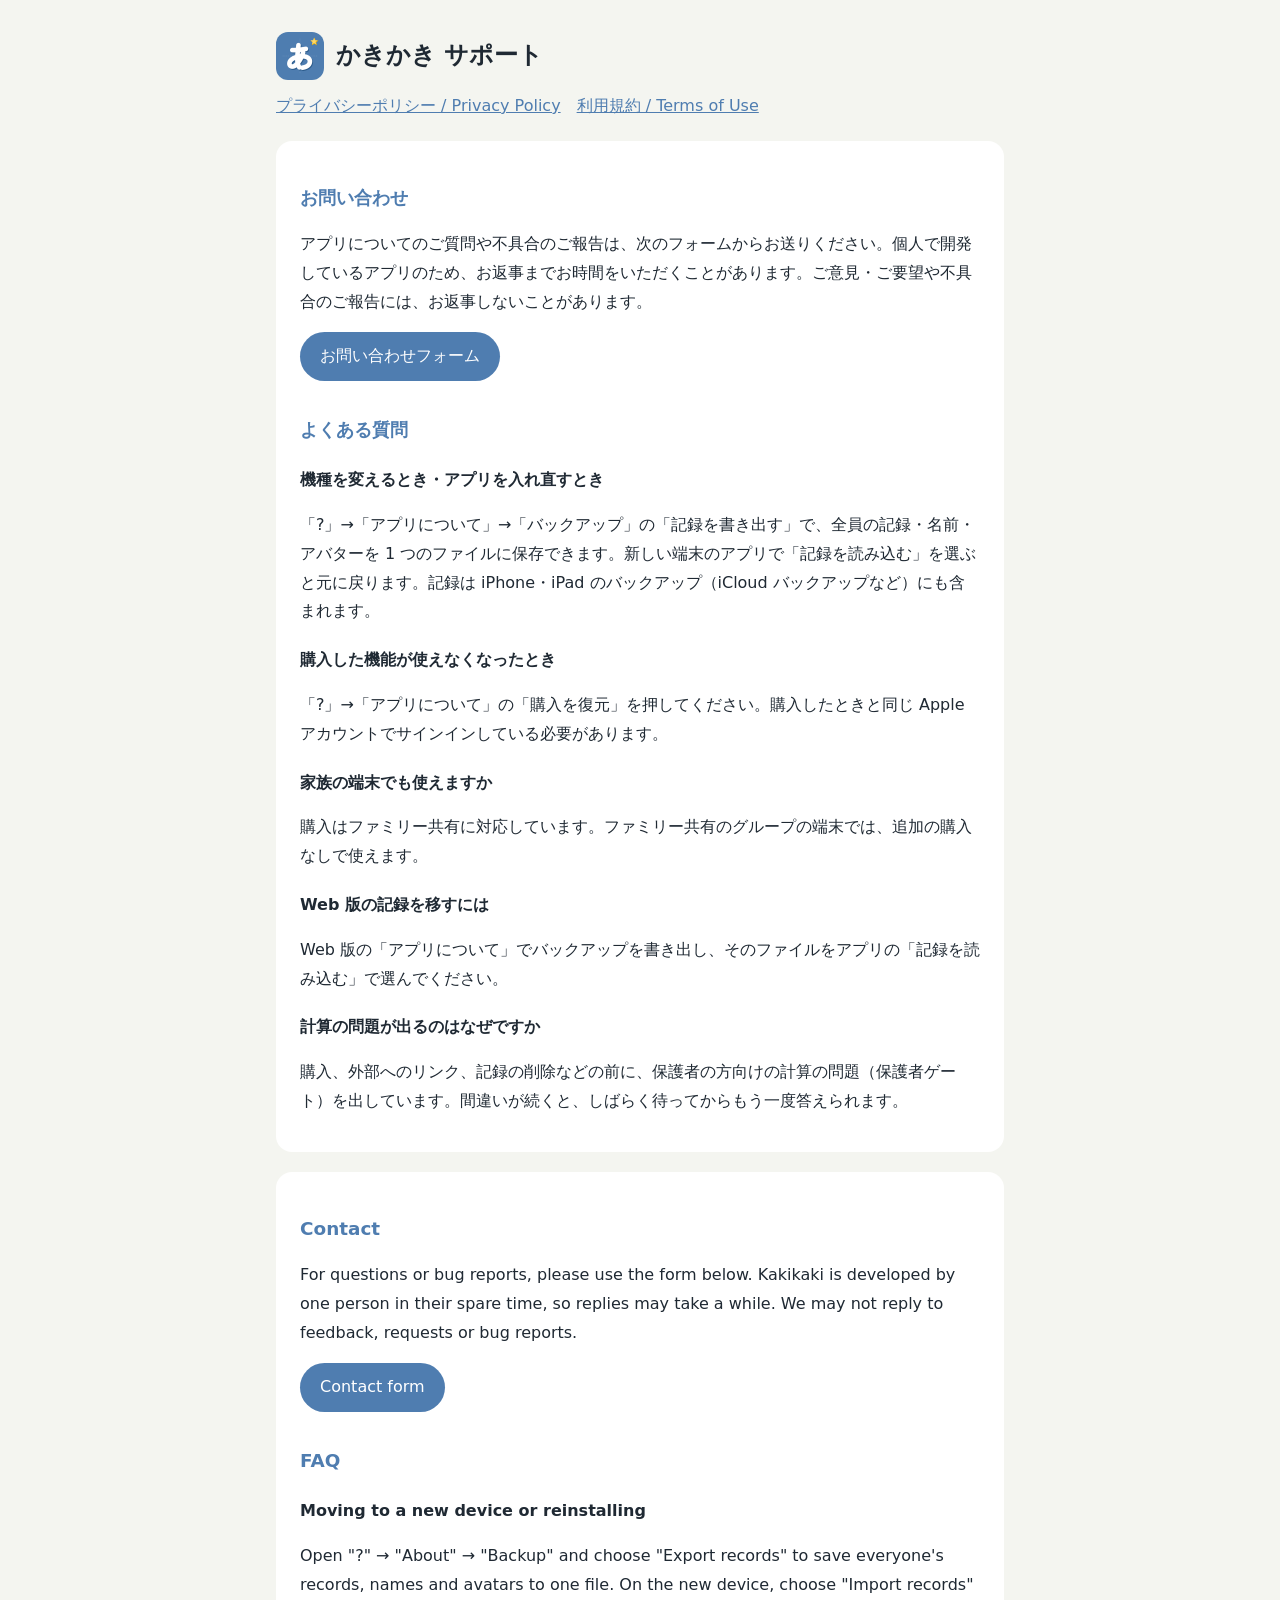
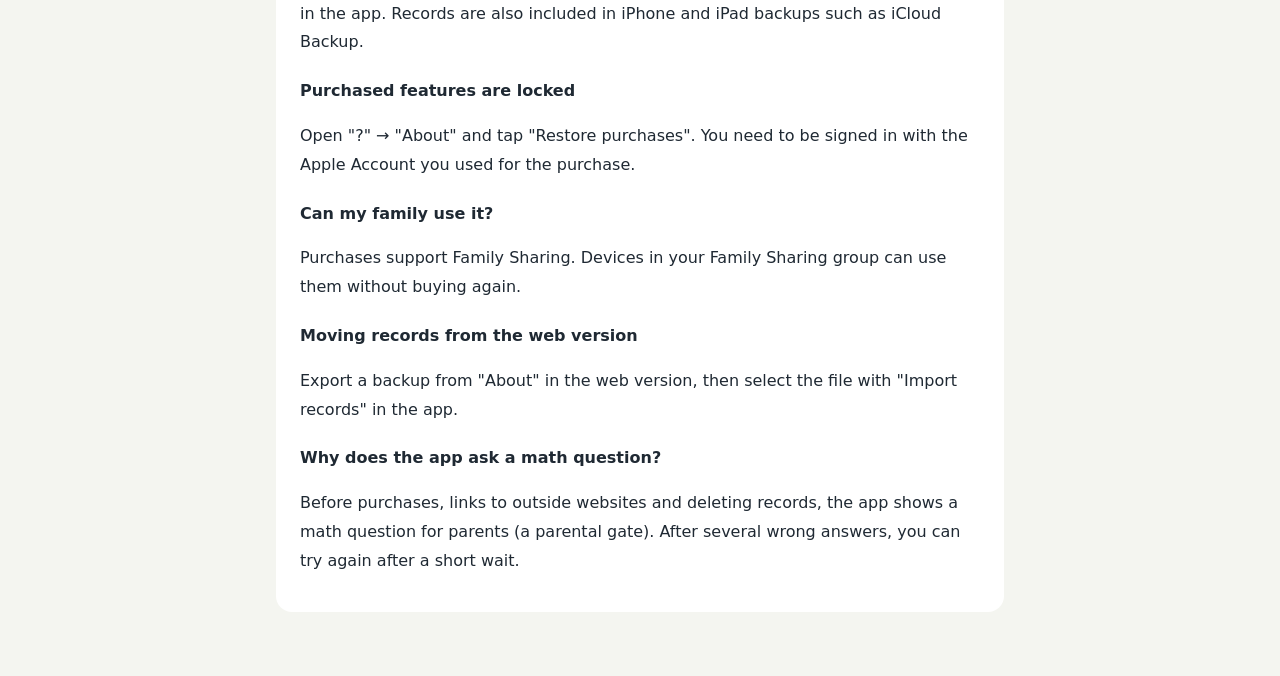
<file: index.html>
<!doctype html>
<html lang="ja">
<head>
<meta charset="utf-8">
<meta name="viewport" content="width=device-width, initial-scale=1">
<title>かきかき サポート</title>
<link rel="stylesheet" href="style.css">
</head>
<body>
<main>
  <header>
    <img src="icon.png" alt="">
    <h1>かきかき サポート</h1>
  </header>
  <nav>
    <a href="privacy.html">プライバシーポリシー / Privacy Policy</a>
    <a href="terms.html">利用規約 / Terms of Use</a>
  </nav>

  <section lang="ja">
    <h2>お問い合わせ</h2>
    <p>アプリについてのご質問や不具合のご報告は、次のフォームからお送りください。個人で開発しているアプリのため、お返事までお時間をいただくことがあります。ご意見・ご要望や不具合のご報告には、お返事しないことがあります。</p>
    <p><a class="button" href="https://docs.google.com/forms/d/e/1FAIpQLSdhipvT8j_kf9SEr-j1cx43oxIyn4j5eeOXtkPuAjWW7rWK4Q/viewform">お問い合わせフォーム</a></p>

    <h2>よくある質問</h2>
    <h3>機種を変えるとき・アプリを入れ直すとき</h3>
    <p>「?」→「アプリについて」→「バックアップ」の「記録を書き出す」で、全員の記録・名前・アバターを 1 つのファイルに保存できます。新しい端末のアプリで「記録を読み込む」を選ぶと元に戻ります。記録は iPhone・iPad のバックアップ（iCloud バックアップなど）にも含まれます。</p>
    <h3>購入した機能が使えなくなったとき</h3>
    <p>「?」→「アプリについて」の「購入を復元」を押してください。購入したときと同じ Apple アカウントでサインインしている必要があります。</p>
    <h3>家族の端末でも使えますか</h3>
    <p>購入はファミリー共有に対応しています。ファミリー共有のグループの端末では、追加の購入なしで使えます。</p>
    <h3>Web 版の記録を移すには</h3>
    <p>Web 版の「アプリについて」でバックアップを書き出し、そのファイルをアプリの「記録を読み込む」で選んでください。</p>
    <h3>計算の問題が出るのはなぜですか</h3>
    <p>購入、外部へのリンク、記録の削除などの前に、保護者の方向けの計算の問題（保護者ゲート）を出しています。間違いが続くと、しばらく待ってからもう一度答えられます。</p>
  </section>

  <section lang="en">
    <h2>Contact</h2>
    <p>For questions or bug reports, please use the form below. Kakikaki is developed by one person in their spare time, so replies may take a while. We may not reply to feedback, requests or bug reports.</p>
    <p><a class="button" href="https://docs.google.com/forms/d/e/1FAIpQLSdhipvT8j_kf9SEr-j1cx43oxIyn4j5eeOXtkPuAjWW7rWK4Q/viewform">Contact form</a></p>

    <h2>FAQ</h2>
    <h3>Moving to a new device or reinstalling</h3>
    <p>Open "?" → "About" → "Backup" and choose "Export records" to save everyone's records, names and avatars to one file. On the new device, choose "Import records" in the app. Records are also included in iPhone and iPad backups such as iCloud Backup.</p>
    <h3>Purchased features are locked</h3>
    <p>Open "?" → "About" and tap "Restore purchases". You need to be signed in with the Apple Account you used for the purchase.</p>
    <h3>Can my family use it?</h3>
    <p>Purchases support Family Sharing. Devices in your Family Sharing group can use them without buying again.</p>
    <h3>Moving records from the web version</h3>
    <p>Export a backup from "About" in the web version, then select the file with "Import records" in the app.</p>
    <h3>Why does the app ask a math question?</h3>
    <p>Before purchases, links to outside websites and deleting records, the app shows a math question for parents (a parental gate). After several wrong answers, you can try again after a short wait.</p>
  </section>
</main>
</body>
</html>
</file>
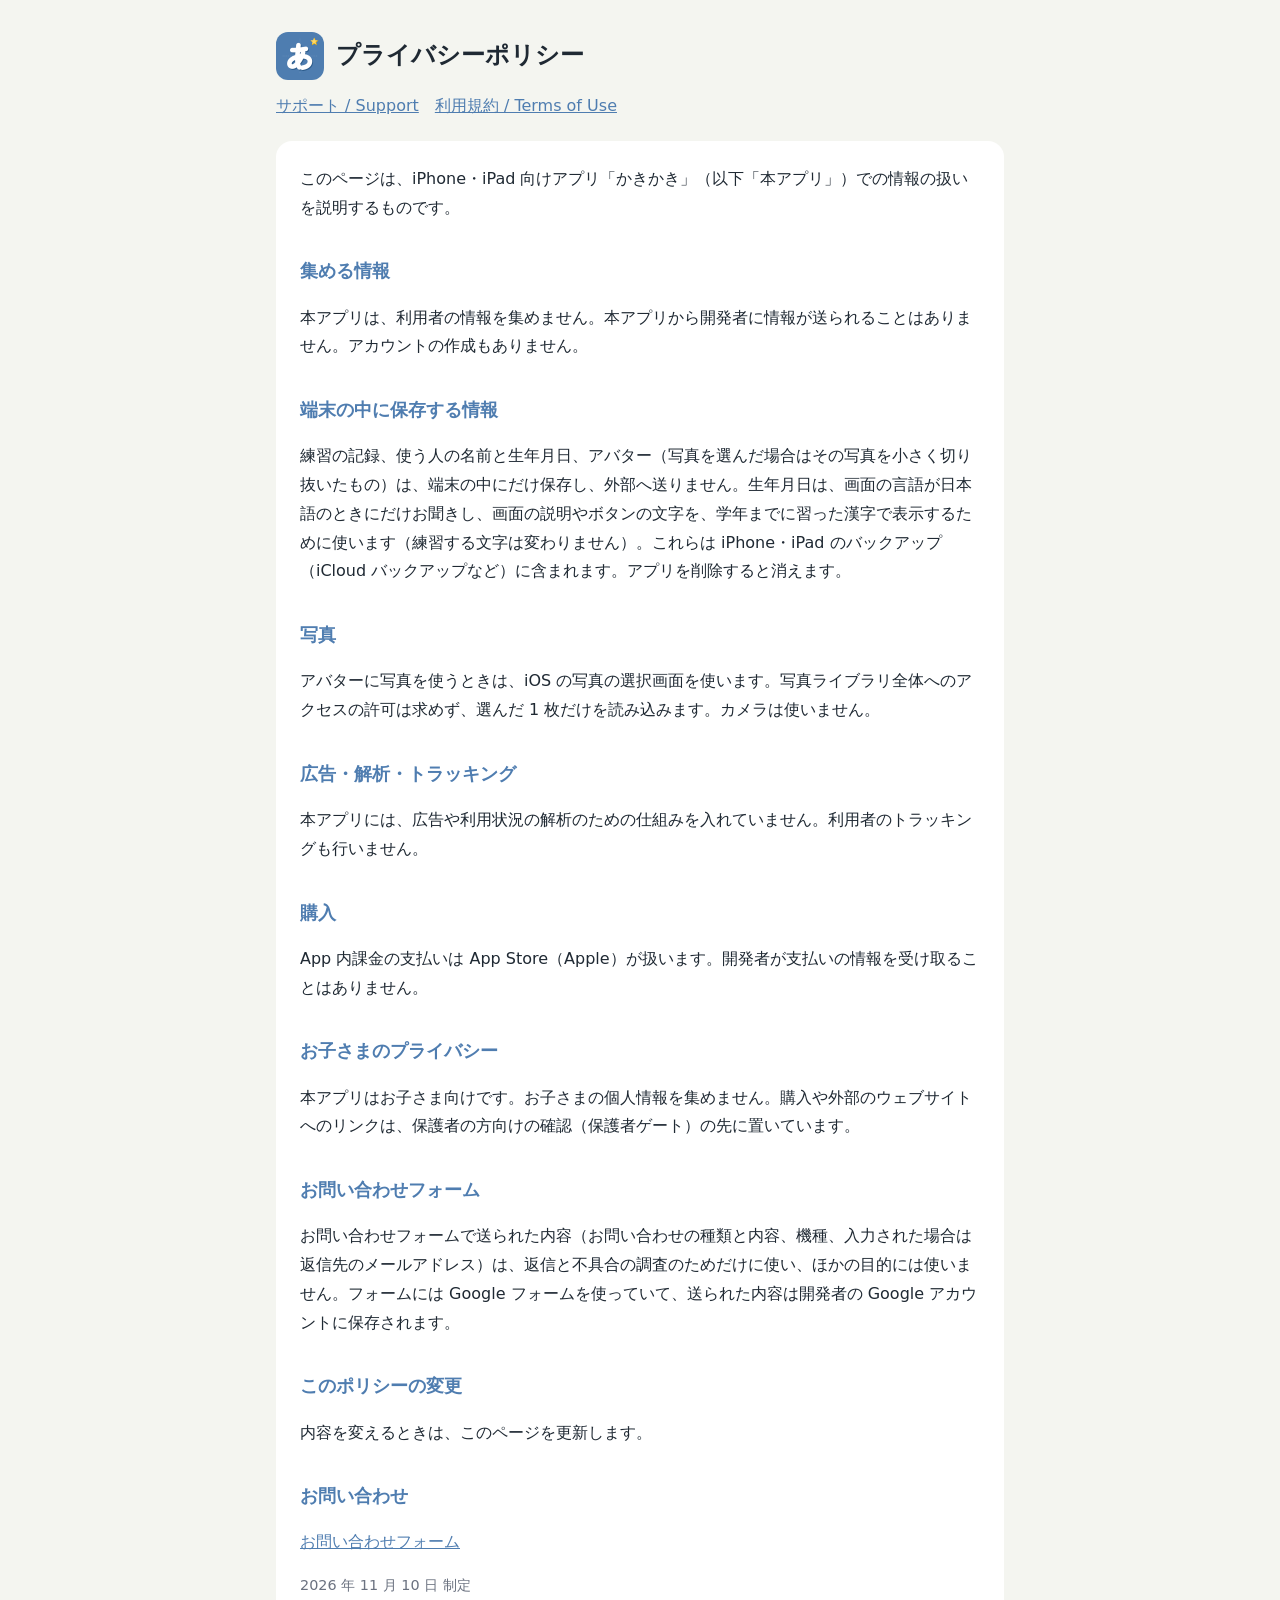
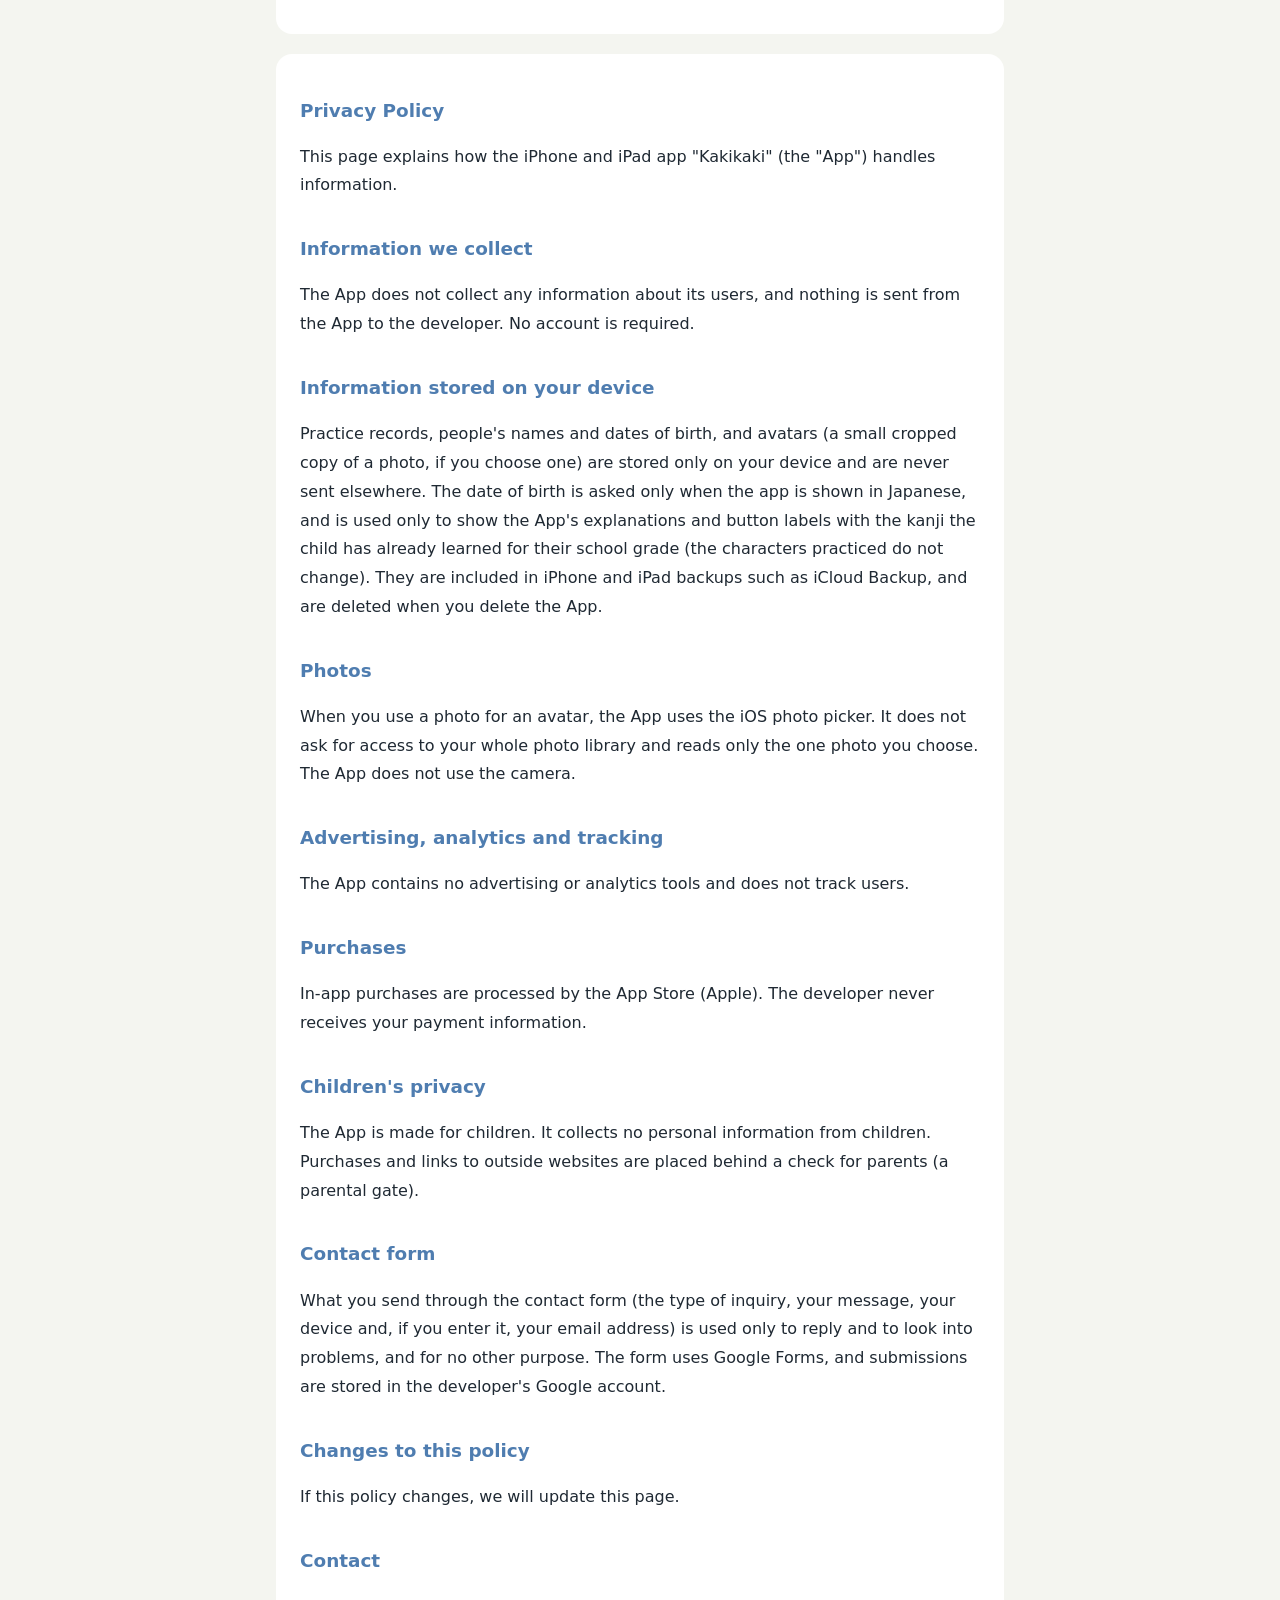
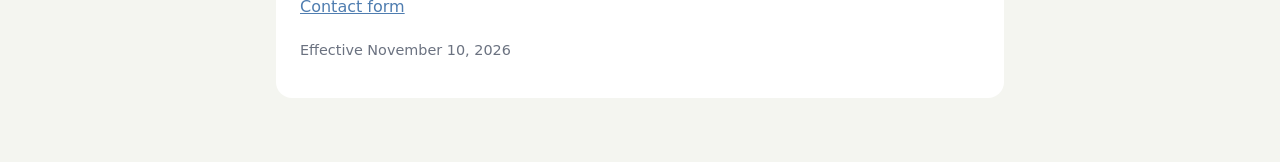
<file: privacy.html>
<!doctype html>
<html lang="ja">
<head>
<meta charset="utf-8">
<meta name="viewport" content="width=device-width, initial-scale=1">
<title>かきかき プライバシーポリシー</title>
<link rel="stylesheet" href="style.css">
</head>
<body>
<main>
  <header>
    <img src="icon.png" alt="">
    <h1>プライバシーポリシー</h1>
  </header>
  <nav><a href="index.html">サポート / Support</a><a href="terms.html">利用規約 / Terms of Use</a></nav>

  <section lang="ja">
    <p>このページは、iPhone・iPad 向けアプリ「かきかき」（以下「本アプリ」）での情報の扱いを説明するものです。</p>
    <h2>集める情報</h2>
    <p>本アプリは、利用者の情報を集めません。本アプリから開発者に情報が送られることはありません。アカウントの作成もありません。</p>
    <h2>端末の中に保存する情報</h2>
    <p>練習の記録、使う人の名前と生年月日、アバター（写真を選んだ場合はその写真を小さく切り抜いたもの）は、端末の中にだけ保存し、外部へ送りません。生年月日は、画面の言語が日本語のときにだけお聞きし、画面の説明やボタンの文字を、学年までに習った漢字で表示するために使います（練習する文字は変わりません）。これらは iPhone・iPad のバックアップ（iCloud バックアップなど）に含まれます。アプリを削除すると消えます。</p>
    <h2>写真</h2>
    <p>アバターに写真を使うときは、iOS の写真の選択画面を使います。写真ライブラリ全体へのアクセスの許可は求めず、選んだ 1 枚だけを読み込みます。カメラは使いません。</p>
    <h2>広告・解析・トラッキング</h2>
    <p>本アプリには、広告や利用状況の解析のための仕組みを入れていません。利用者のトラッキングも行いません。</p>
    <h2>購入</h2>
    <p>App 内課金の支払いは App Store（Apple）が扱います。開発者が支払いの情報を受け取ることはありません。</p>
    <h2>お子さまのプライバシー</h2>
    <p>本アプリはお子さま向けです。お子さまの個人情報を集めません。購入や外部のウェブサイトへのリンクは、保護者の方向けの確認（保護者ゲート）の先に置いています。</p>
    <h2>お問い合わせフォーム</h2>
    <p>お問い合わせフォームで送られた内容（お問い合わせの種類と内容、機種、入力された場合は返信先のメールアドレス）は、返信と不具合の調査のためだけに使い、ほかの目的には使いません。フォームには Google フォームを使っていて、送られた内容は開発者の Google アカウントに保存されます。</p>
    <h2>このポリシーの変更</h2>
    <p>内容を変えるときは、このページを更新します。</p>
    <h2>お問い合わせ</h2>
    <p><a href="https://docs.google.com/forms/d/e/1FAIpQLSdhipvT8j_kf9SEr-j1cx43oxIyn4j5eeOXtkPuAjWW7rWK4Q/viewform">お問い合わせフォーム</a></p>
    <p class="sub">2026 年 11 月 10 日 制定</p>
  </section>

  <section lang="en">
    <h2>Privacy Policy</h2>
    <p>This page explains how the iPhone and iPad app "Kakikaki" (the "App") handles information.</p>
    <h2>Information we collect</h2>
    <p>The App does not collect any information about its users, and nothing is sent from the App to the developer. No account is required.</p>
    <h2>Information stored on your device</h2>
    <p>Practice records, people's names and dates of birth, and avatars (a small cropped copy of a photo, if you choose one) are stored only on your device and are never sent elsewhere. The date of birth is asked only when the app is shown in Japanese, and is used only to show the App's explanations and button labels with the kanji the child has already learned for their school grade (the characters practiced do not change). They are included in iPhone and iPad backups such as iCloud Backup, and are deleted when you delete the App.</p>
    <h2>Photos</h2>
    <p>When you use a photo for an avatar, the App uses the iOS photo picker. It does not ask for access to your whole photo library and reads only the one photo you choose. The App does not use the camera.</p>
    <h2>Advertising, analytics and tracking</h2>
    <p>The App contains no advertising or analytics tools and does not track users.</p>
    <h2>Purchases</h2>
    <p>In-app purchases are processed by the App Store (Apple). The developer never receives your payment information.</p>
    <h2>Children's privacy</h2>
    <p>The App is made for children. It collects no personal information from children. Purchases and links to outside websites are placed behind a check for parents (a parental gate).</p>
    <h2>Contact form</h2>
    <p>What you send through the contact form (the type of inquiry, your message, your device and, if you enter it, your email address) is used only to reply and to look into problems, and for no other purpose. The form uses Google Forms, and submissions are stored in the developer's Google account.</p>
    <h2>Changes to this policy</h2>
    <p>If this policy changes, we will update this page.</p>
    <h2>Contact</h2>
    <p><a href="https://docs.google.com/forms/d/e/1FAIpQLSdhipvT8j_kf9SEr-j1cx43oxIyn4j5eeOXtkPuAjWW7rWK4Q/viewform">Contact form</a></p>
    <p class="sub">Effective November 10, 2026</p>
  </section>
</main>
</body>
</html>
</file>
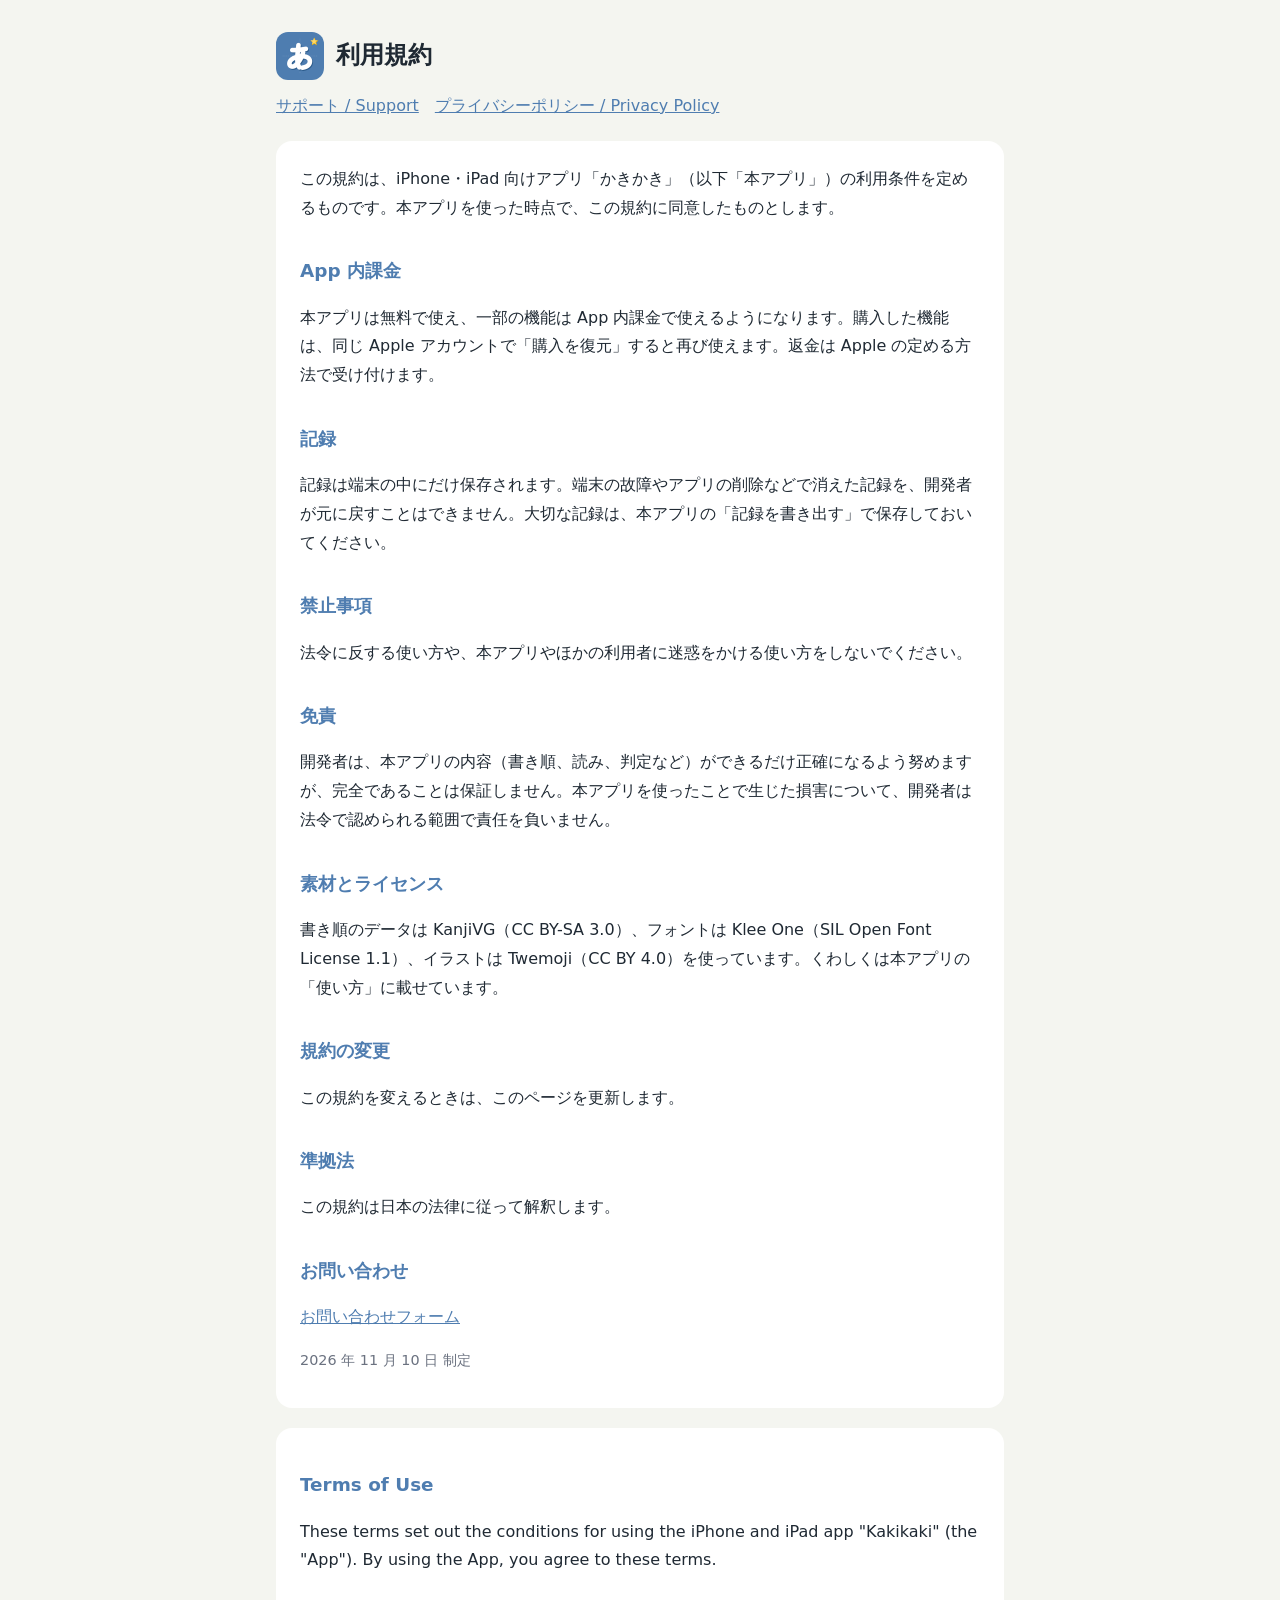
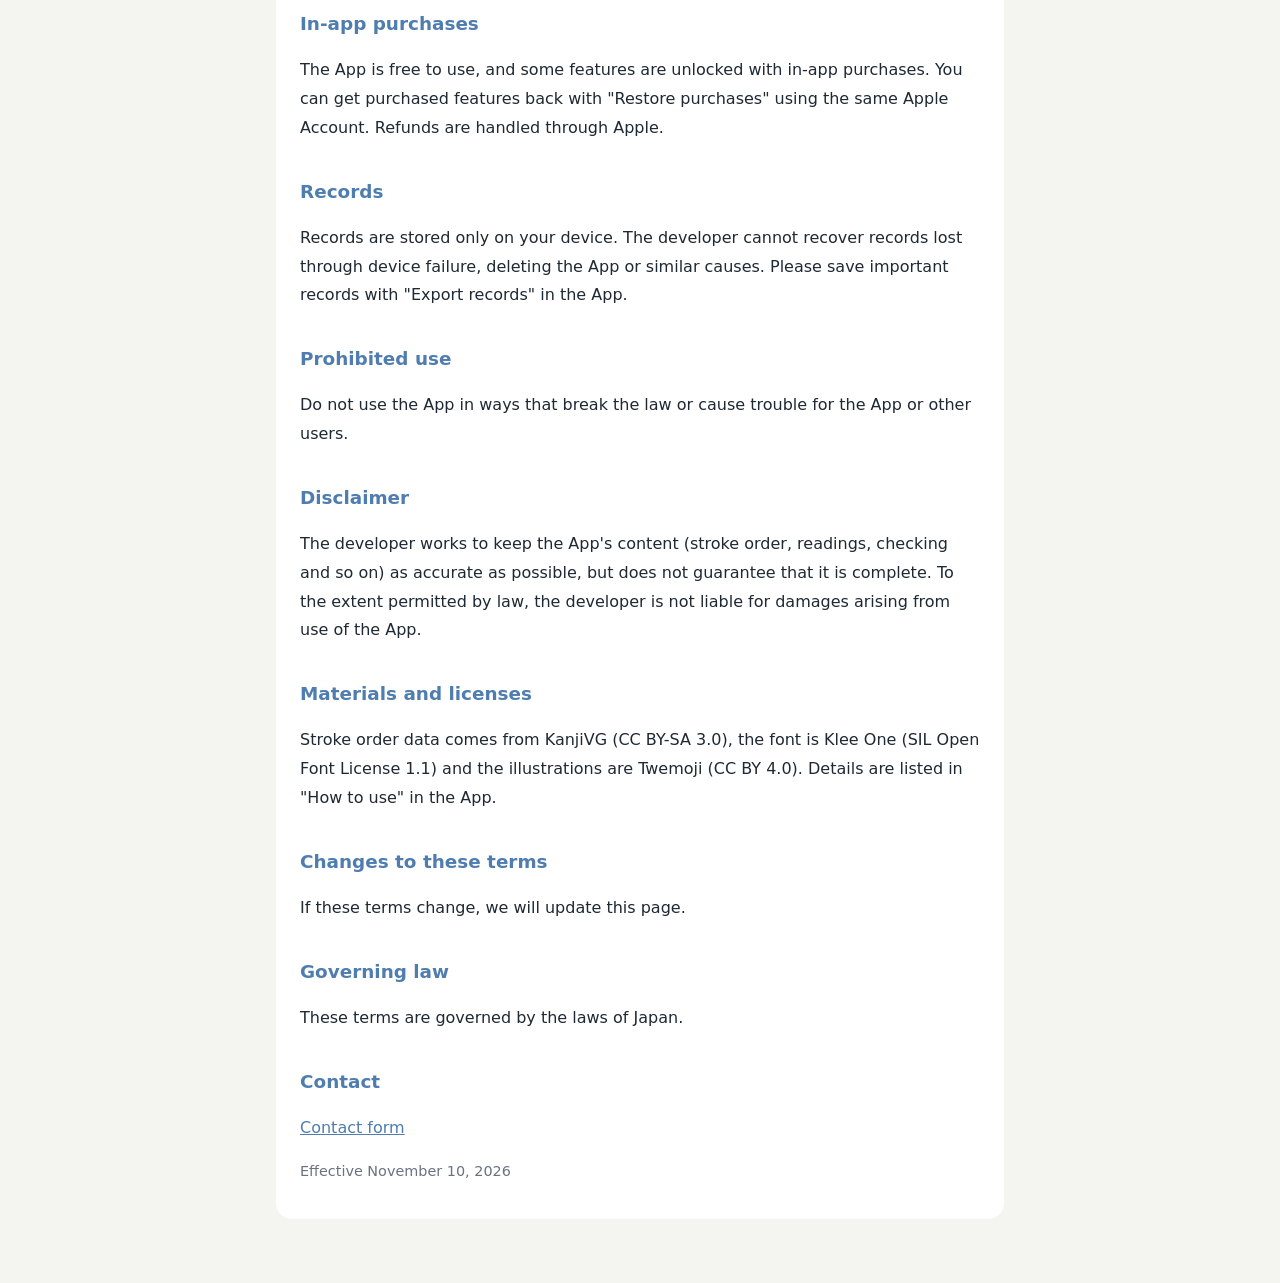
<file: terms.html>
<!doctype html>
<html lang="ja">
<head>
<meta charset="utf-8">
<meta name="viewport" content="width=device-width, initial-scale=1">
<title>かきかき 利用規約</title>
<link rel="stylesheet" href="style.css">
</head>
<body>
<main>
  <header>
    <img src="icon.png" alt="">
    <h1>利用規約</h1>
  </header>
  <nav><a href="index.html">サポート / Support</a><a href="privacy.html">プライバシーポリシー / Privacy Policy</a></nav>

  <section lang="ja">
    <p>この規約は、iPhone・iPad 向けアプリ「かきかき」（以下「本アプリ」）の利用条件を定めるものです。本アプリを使った時点で、この規約に同意したものとします。</p>
    <h2>App 内課金</h2>
    <p>本アプリは無料で使え、一部の機能は App 内課金で使えるようになります。購入した機能は、同じ Apple アカウントで「購入を復元」すると再び使えます。返金は Apple の定める方法で受け付けます。</p>
    <h2>記録</h2>
    <p>記録は端末の中にだけ保存されます。端末の故障やアプリの削除などで消えた記録を、開発者が元に戻すことはできません。大切な記録は、本アプリの「記録を書き出す」で保存しておいてください。</p>
    <h2>禁止事項</h2>
    <p>法令に反する使い方や、本アプリやほかの利用者に迷惑をかける使い方をしないでください。</p>
    <h2>免責</h2>
    <p>開発者は、本アプリの内容（書き順、読み、判定など）ができるだけ正確になるよう努めますが、完全であることは保証しません。本アプリを使ったことで生じた損害について、開発者は法令で認められる範囲で責任を負いません。</p>
    <h2>素材とライセンス</h2>
    <p>書き順のデータは KanjiVG（CC BY-SA 3.0）、フォントは Klee One（SIL Open Font License 1.1）、イラストは Twemoji（CC BY 4.0）を使っています。くわしくは本アプリの「使い方」に載せています。</p>
    <h2>規約の変更</h2>
    <p>この規約を変えるときは、このページを更新します。</p>
    <h2>準拠法</h2>
    <p>この規約は日本の法律に従って解釈します。</p>
    <h2>お問い合わせ</h2>
    <p><a href="https://docs.google.com/forms/d/e/1FAIpQLSdhipvT8j_kf9SEr-j1cx43oxIyn4j5eeOXtkPuAjWW7rWK4Q/viewform">お問い合わせフォーム</a></p>
    <p class="sub">2026 年 11 月 10 日 制定</p>
  </section>

  <section lang="en">
    <h2>Terms of Use</h2>
    <p>These terms set out the conditions for using the iPhone and iPad app "Kakikaki" (the "App"). By using the App, you agree to these terms.</p>
    <h2>In-app purchases</h2>
    <p>The App is free to use, and some features are unlocked with in-app purchases. You can get purchased features back with "Restore purchases" using the same Apple Account. Refunds are handled through Apple.</p>
    <h2>Records</h2>
    <p>Records are stored only on your device. The developer cannot recover records lost through device failure, deleting the App or similar causes. Please save important records with "Export records" in the App.</p>
    <h2>Prohibited use</h2>
    <p>Do not use the App in ways that break the law or cause trouble for the App or other users.</p>
    <h2>Disclaimer</h2>
    <p>The developer works to keep the App's content (stroke order, readings, checking and so on) as accurate as possible, but does not guarantee that it is complete. To the extent permitted by law, the developer is not liable for damages arising from use of the App.</p>
    <h2>Materials and licenses</h2>
    <p>Stroke order data comes from KanjiVG (CC BY-SA 3.0), the font is Klee One (SIL Open Font License 1.1) and the illustrations are Twemoji (CC BY 4.0). Details are listed in "How to use" in the App.</p>
    <h2>Changes to these terms</h2>
    <p>If these terms change, we will update this page.</p>
    <h2>Governing law</h2>
    <p>These terms are governed by the laws of Japan.</p>
    <h2>Contact</h2>
    <p><a href="https://docs.google.com/forms/d/e/1FAIpQLSdhipvT8j_kf9SEr-j1cx43oxIyn4j5eeOXtkPuAjWW7rWK4Q/viewform">Contact form</a></p>
    <p class="sub">Effective November 10, 2026</p>
  </section>
</main>
</body>
</html>
</file>
<file: style.css>
:root {
  --ink: #1f2933;
  --sub: #6b7280;
  --blue: #4f7db0;
  --bg: #f4f5f0;
  --card: #ffffff;
}
* { box-sizing: border-box; }
body {
  margin: 0;
  background: var(--bg);
  color: var(--ink);
  font-family: "Hiragino Maru Gothic ProN", "Hiragino Sans", "Noto Sans JP", system-ui, sans-serif;
  line-height: 1.8;
}
main { max-width: 760px; margin: 0 auto; padding: 32px 16px 64px; }
header { display: flex; align-items: center; gap: 12px; margin-bottom: 8px; }
header img { width: 48px; height: 48px; border-radius: 12px; }
h1 { font-size: 1.5rem; margin: 0; }
h2 { font-size: 1.15rem; color: var(--blue); margin: 32px 0 8px; }
h3 { font-size: 1rem; margin: 20px 0 4px; }
section { background: var(--card); border-radius: 16px; padding: 8px 24px 20px; margin-top: 20px; }
nav { display: flex; gap: 16px; flex-wrap: wrap; margin: 12px 0; }
a { color: var(--blue); }
.sub { color: var(--sub); font-size: 0.9rem; }
.button { display: inline-block; background: var(--blue); color: #fff; text-decoration: none; padding: 10px 20px; border-radius: 999px; }
</file>
